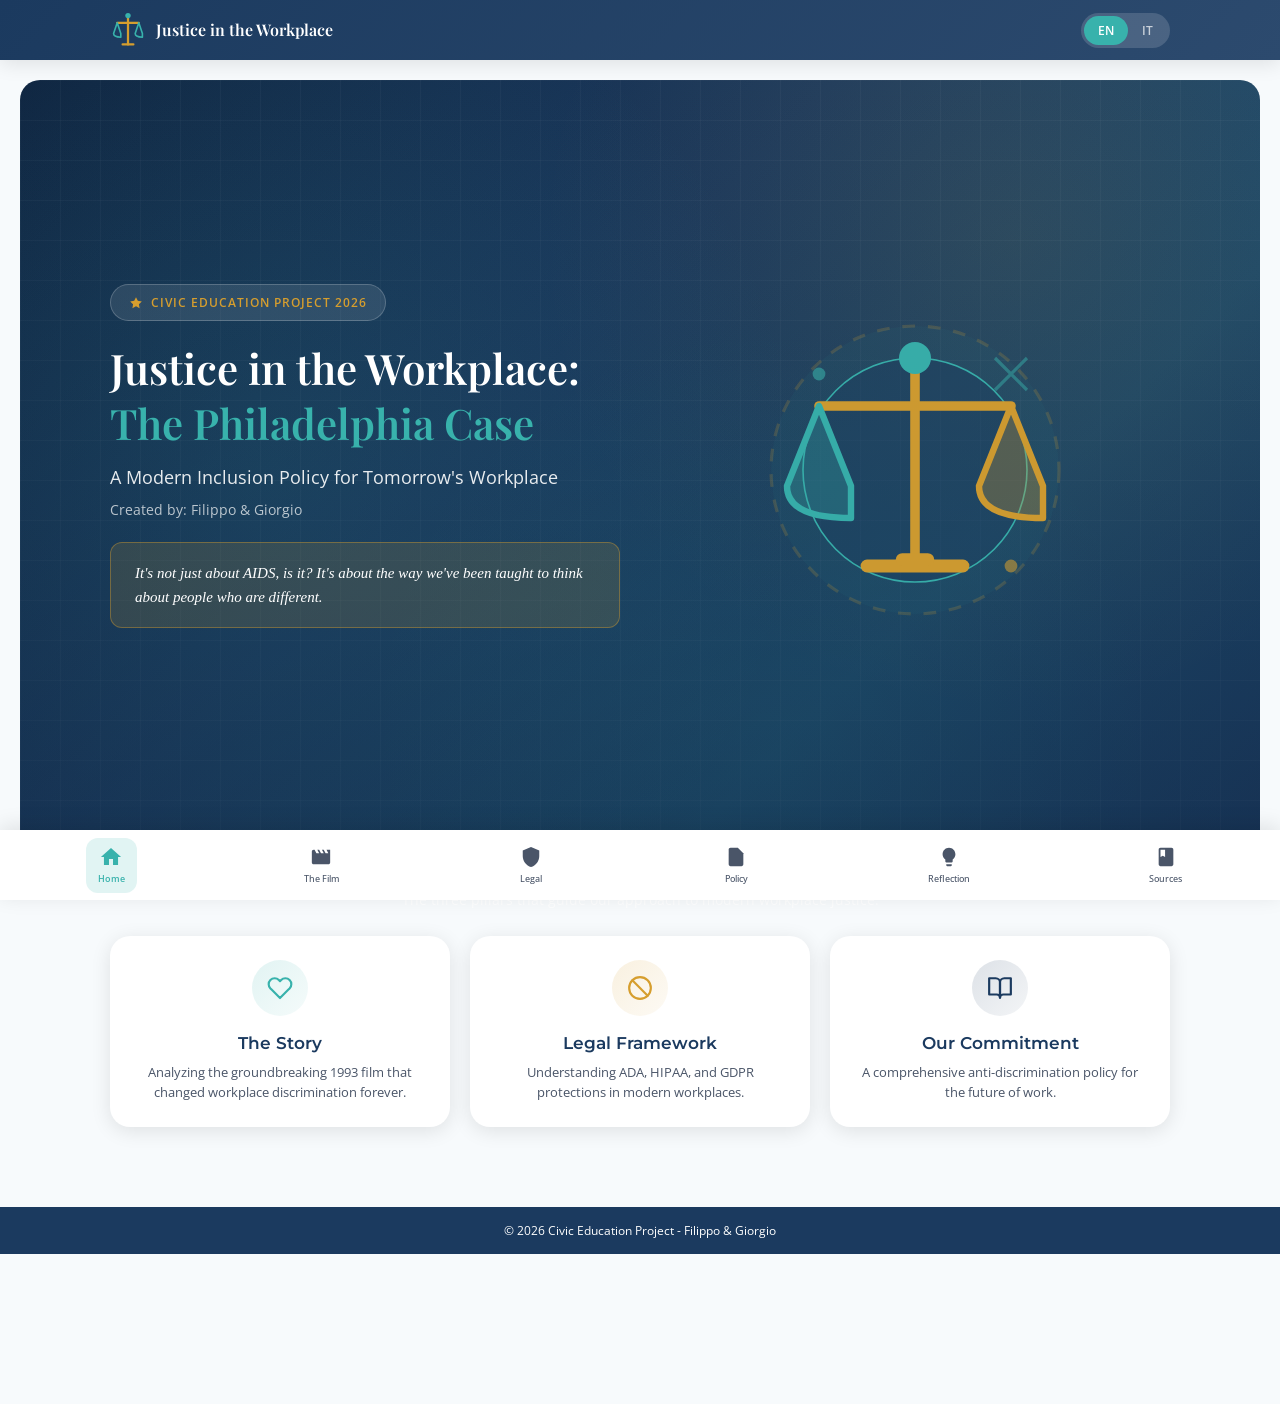
<file: index.html>
<!DOCTYPE html>
<html lang="en">
<head>
    <meta charset="UTF-8">
    <meta name="viewport" content="width=device-width, initial-scale=1.0">
    <title>Justice in the Workplace | Filippo & Giorgio</title>
    <meta name="description" content="A modern inclusion policy for tomorrow's workplace - Civic Education Project 2026">
    
    <!-- CSS -->
    <link rel="stylesheet" href="css/styles.css">
    
    <!-- Google Fonts -->
    <link rel="preconnect" href="https://fonts.googleapis.com">
    <link rel="preconnect" href="https://fonts.gstatic.com" crossorigin>
    <link href="https://fonts.googleapis.com/css2?family=Playfair+Display:wght@400;600;700&family=Montserrat:wght@400;500;600;700&family=Open+Sans:wght@400;500;600&display=swap" rel="stylesheet">
    
    <!-- Scripts -->
    <script src="js/translations.js"></script>
    <script src="js/app.js"></script>
</head>
<body>
    <!-- HEADER -->
    <header class="header">
        <div class="header-content">
            <div class="logo">
                <div class="logo-icon">
                    <svg viewBox="0 0 40 40" fill="none" xmlns="http://www.w3.org/2000/svg">
                        <!-- Scales of Justice -->
                        <line x1="20" y1="4" x2="20" y2="36" stroke="#D69E2E" stroke-width="2.5" stroke-linecap="round"/>
                        <line x1="8" y1="12" x2="32" y2="12" stroke="#D69E2E" stroke-width="2.5" stroke-linecap="round"/>
                        <circle cx="20" cy="4" r="3" fill="#38B2AC"/>
                        <!-- Left pan -->
                        <path d="M8 12 L4 24 Q4 28 12 28 Q12 28 12 24 Z" fill="none" stroke="#38B2AC" stroke-width="1.8" stroke-linejoin="round"/>
                        <!-- Right pan -->
                        <path d="M32 12 L28 24 Q28 28 36 28 Q36 28 36 24 Z" fill="none" stroke="#38B2AC" stroke-width="1.8" stroke-linejoin="round"/>
                        <!-- Base -->
                        <line x1="14" y1="36" x2="26" y2="36" stroke="#D69E2E" stroke-width="2.5" stroke-linecap="round"/>
                    </svg>
                </div>
                <span class="logo-text">Justice in the Workplace</span>
            </div>
            <div class="lang-switch">
                <button class="lang-btn active" data-lang="en">EN</button>
                <button class="lang-btn" data-lang="it">IT</button>
            </div>
        </div>
    </header>

    <!-- MAIN -->
    <main class="main">
        
        <!-- HOME PAGE -->
        <div class="page active" data-page="home">
            <!-- Hero Section -->
            <section class="hero">
                <div class="hero-bg">
                    <div class="hero-pattern"></div>
                    <div class="hero-overlay"></div>
                </div>
                <div class="hero-content-wrapper container">
                    <div class="hero-text">
                        <div class="hero-badge">
                            <svg viewBox="0 0 24 24" width="14" height="14"><path d="M12 2l3.09 6.26L22 9.27l-5 4.87 1.18 6.88L12 17.77l-6.18 3.25L7 14.14 2 9.27l6.91-1.01L12 2z" fill="#D69E2E"/></svg>
                            <span data-i18n="hero.badge">Civic Education Project 2026</span>
                        </div>
                        
                        <h1><span data-i18n="hero.title">Justice in the Workplace:</span><br><span class="accent" data-i18n="hero.title2">The Philadelphia Case</span></h1>
                        <p class="subtitle" data-i18n="hero.subtitle">A Modern Inclusion Policy for Tomorrow's Workplace</p>
                        <p class="authors" data-i18n="hero.authors">Created by: Filippo & Giorgio</p>
                        <div class="quote">
                            <p data-i18n="hero.quote">"It's not just about AIDS, is it? It's about the way we've been taught to think about people who are different."</p>
                        </div>
                    </div>
                    
                    <div class="hero-graphic">
                        <svg viewBox="0 0 100 100" width="100%" height="100%" fill="none" xmlns="http://www.w3.org/2000/svg" style="opacity: 0.95; max-width: 320px;">
                            <!-- Sophisticated glowing scales -->
                            <circle cx="50" cy="50" r="45" fill="rgba(56,178,172,0.05)" stroke="rgba(214,158,46,0.2)" stroke-width="1" stroke-dasharray="4 4" />
                            <circle cx="50" cy="50" r="35" fill="rgba(27,58,95,0.4)" stroke="#38B2AC" stroke-width="0.5" />
                            <line x1="50" y1="15" x2="50" y2="80" stroke="#D69E2E" stroke-width="3" stroke-linecap="round"/>
                            <line x1="20" y1="30" x2="80" y2="30" stroke="#D69E2E" stroke-width="3" stroke-linecap="round"/>
                            <circle cx="50" cy="15" r="5" fill="#38B2AC"/>
                            <path d="M20 30 L10 55 Q10 65 30 65 Q30 65 30 55 Z" fill="rgba(56,178,172,0.3)" stroke="#38B2AC" stroke-width="2" stroke-linejoin="round"/>
                            <path d="M80 30 L70 55 Q70 65 90 65 Q90 65 90 55 Z" fill="rgba(214,158,46,0.3)" stroke="#D69E2E" stroke-width="2" stroke-linejoin="round"/>
                            <line x1="35" y1="80" x2="65" y2="80" stroke="#D69E2E" stroke-width="4" stroke-linecap="round"/>
                            <rect x="44" y="76" width="12" height="4" rx="2" fill="#D69E2E"/>
                            
                            <!-- decorative geometric accents -->
                            <circle cx="20" cy="20" r="2" fill="#38B2AC" opacity="0.6" />
                            <circle cx="80" cy="80" r="2" fill="#D69E2E" opacity="0.6" />
                            <path d="M75 15 L85 25 M85 15 L75 25" stroke="#38B2AC" stroke-width="1" opacity="0.5" />
                        </svg>
                    </div>
                </div>
            </section>
            
            <!-- Project Pillars -->
            <section class="intro">
                <div class="container">
                    <div class="intro-header">
                        <h2 data-i18n="intro.title">Our Core Philosophy</h2>
                        <p data-i18n="intro.subtitle">The three pillars that guide our approach to modern workplace justice.</p>
                    </div>
                    <div class="cards">
                        <div class="card">
                            <div class="card-icon" style="background: linear-gradient(135deg, rgba(56, 178, 172, 0.15), rgba(56, 178, 172, 0.05));">
                                <svg viewBox="0 0 24 24" width="26" height="26" fill="none" stroke="#38B2AC" stroke-width="2" stroke-linecap="round" stroke-linejoin="round"><path d="M20.84 4.61a5.5 5.5 0 0 0-7.78 0L12 5.67l-1.06-1.06a5.5 5.5 0 0 0-7.78 7.78l1.06 1.06L12 21.23l7.78-7.78 1.06-1.06a5.5 5.5 0 0 0 0-7.78z"></path></svg>
                            </div>
                            <h3 data-i18n="intro.card1.title">Universal Dignity</h3>
                            <p data-i18n="intro.card1.desc">Every individual deserves respect, regardless of their background, health status, or identity.</p>
                        </div>
                        <div class="card">
                            <div class="card-icon" style="background: linear-gradient(135deg, rgba(214, 158, 46, 0.15), rgba(214, 158, 46, 0.05));">
                                <svg viewBox="0 0 24 24" width="26" height="26" fill="none" stroke="#D69E2E" stroke-width="2" stroke-linecap="round" stroke-linejoin="round"><circle cx="12" cy="12" r="10"></circle><line x1="4.93" y1="4.93" x2="19.07" y2="19.07"></line></svg>
                            </div>
                            <h3 data-i18n="intro.card2.title">Zero Tolerance</h3>
                            <p data-i18n="intro.card2.desc">A modern workplace must actively dismantle systemic biases, not just passively avoid them.</p>
                        </div>
                        <div class="card">
                            <div class="card-icon" style="background: linear-gradient(135deg, rgba(27, 58, 95, 0.15), rgba(27, 58, 95, 0.05));">
                                <svg viewBox="0 0 24 24" width="26" height="26" fill="none" stroke="#1B3A5F" stroke-width="2" stroke-linecap="round" stroke-linejoin="round"><path d="M2 3h6a4 4 0 0 1 4 4v14a3 3 0 0 0-3-3H2z"></path><path d="M22 3h-6a4 4 0 0 0-4 4v14a3 3 0 0 1 3-3h7z"></path></svg>
                            </div>
                            <h3 data-i18n="intro.card3.title">Continuous Learning</h3>
                            <p data-i18n="intro.card3.desc">True inclusion requires ongoing education and an open mind to understand diverse experiences.</p>
                        </div>
                    </div>
                </div>
            </section>
        </div>

        <!-- FILM PAGE -->
        <div class="page" data-page="film">
            <div class="container">
                <div class="page-header">
                    <span class="badge" data-i18n="film.badge">Phase 1</span>
                    <h1 data-i18n="film.title">Understanding the Story</h1>
                    <p data-i18n="film.subtitle">The groundbreaking film that exposed workplace discrimination</p>
                </div>
                
                <!-- Film Hero -->
                <div class="film-hero">
                    <div class="film-poster" style="display: flex; justify-content: center; align-items: center; background: #2D3748; border-radius: 12px; padding: 40px; aspect-ratio: 2/3;">
                        <svg viewBox="0 0 24 24" fill="none" stroke="#D69E2E" stroke-width="1.5" stroke-linecap="round" stroke-linejoin="round" style="width: 100%; height: 100%;"><rect x="2" y="2" width="20" height="20" rx="2.18" ry="2.18"/><line x1="7" y1="2" x2="7" y2="22"/><line x1="17" y1="2" x2="17" y2="22"/><line x1="2" y1="12" x2="22" y2="12"/><line x1="2" y1="7" x2="7" y2="7"/><line x1="2" y1="17" x2="7" y2="17"/><line x1="17" y1="7" x2="22" y2="7"/><line x1="17" y1="17" x2="22" y2="17"/></svg>
                    </div>
                    <div class="film-info">
                        <h2 data-i18n="film.movie.title">Philadelphia (1993)</h2>
                        <span class="director" data-i18n="film.movie.director">Directed by Jonathan Demme</span>
                        <p class="synopsis" data-i18n="film.synopsis">Andrew Beckett (Tom Hanks), a brilliant lawyer at a prestigious Philadelphia firm, is wrongfully terminated after being diagnosed with AIDS. Despite his exceptional performance, he faces discrimination rooted in fear and stigma. He struggles to find legal representation until he meets Joe Miller (Denzel Washington), a personal injury lawyer who initially refuses the case due to his own unconscious biases.</p>
                        
                        <!-- Cast -->
                        <div class="cast">
                            <h4 data-i18n="film.cast.title">Main Cast</h4>
                            <div class="cast-grid">
                                <div class="cast-member">
                                    <div style="width: 60px; height: 60px; border-radius: 50%; background: #2D3748; display: flex; align-items: center; justify-content: center; margin-right: 15px; flex-shrink: 0;">
                                        <svg viewBox="0 0 24 24" width="30" height="30" fill="none" stroke="#38B2AC" stroke-width="2" stroke-linecap="round" stroke-linejoin="round"><path d="M20 21v-2a4 4 0 0 0-4-4H8a4 4 0 0 0-4 4v2"/><circle cx="12" cy="7" r="4"/></svg>
                                    </div>
                                    <div>
                                        <strong data-i18n="film.cast.andrew">Tom Hanks</strong>
                                        <span>as Andrew Beckett</span>
                                    </div>
                                </div>
                                <div class="cast-member">
                                    <div style="width: 60px; height: 60px; border-radius: 50%; background: #2D3748; display: flex; align-items: center; justify-content: center; margin-right: 15px; flex-shrink: 0;">
                                        <svg viewBox="0 0 24 24" width="30" height="30" fill="none" stroke="#38B2AC" stroke-width="2" stroke-linecap="round" stroke-linejoin="round"><path d="M20 21v-2a4 4 0 0 0-4-4H8a4 4 0 0 0-4 4v2"/><circle cx="12" cy="7" r="4"/></svg>
                                    </div>
                                    <div>
                                        <strong data-i18n="film.cast.joe">Denzel Washington</strong>
                                        <span>as Joe Miller</span>
                                    </div>
                                </div>
                                <div class="cast-member">
                                    <div style="width: 60px; height: 60px; border-radius: 50%; background: #2D3748; display: flex; align-items: center; justify-content: center; margin-right: 15px; flex-shrink: 0;">
                                        <svg viewBox="0 0 24 24" width="30" height="30" fill="none" stroke="#38B2AC" stroke-width="2" stroke-linecap="round" stroke-linejoin="round"><path d="M20 21v-2a4 4 0 0 0-4-4H8a4 4 0 0 0-4 4v2"/><circle cx="12" cy="7" r="4"/></svg>
                                    </div>
                                    <div>
                                        <strong data-i18n="film.cast.charles">Jason Robards</strong>
                                        <span>as Charles Wheeler</span>
                                    </div>
                                </div>
                                <div class="cast-member">
                                    <div style="width: 60px; height: 60px; border-radius: 50%; background: #2D3748; display: flex; align-items: center; justify-content: center; margin-right: 15px; flex-shrink: 0;">
                                        <svg viewBox="0 0 24 24" width="30" height="30" fill="none" stroke="#38B2AC" stroke-width="2" stroke-linecap="round" stroke-linejoin="round"><path d="M20 21v-2a4 4 0 0 0-4-4H8a4 4 0 0 0-4 4v2"/><circle cx="12" cy="7" r="4"/></svg>
                                    </div>
                                    <div>
                                        <strong data-i18n="film.cast.belinda">Mary Steenburgen</strong>
                                        <span>as Belinda Conine</span>
                                    </div>
                                </div>
                            </div>
                        </div>
                        
                        <!-- Tags -->
                        <div class="tags">
                            <span class="tag" data-i18n="tag.wrongful">Wrongful Termination</span>
                            <span class="tag" data-i18n="tag.hiv">HIV/AIDS Stigma</span>
                            <span class="tag" data-i18n="tag.civil">Civil Rights</span>
                            <span class="tag" data-i18n="tag.lgbtq">LGBTQ+ Discrimination</span>
                        </div>
                    </div>
                </div>
                
                <!-- Keywords -->
                <div class="keywords">
                    <h2 data-i18n="keywords.title">Key Concepts from the Film</h2>
                    <div class="keywords-grid">
                        <div class="keyword">
                            <h3 data-i18n="keyword1.title">Wrongful Termination</h3>
                            <p data-i18n="keyword1.desc">Illegal dismissal based on discrimination rather than job performance.</p>
                        </div>
                        <div class="keyword">
                            <h3 data-i18n="keyword2.title">Defamation</h3>
                            <p data-i18n="keyword2.desc">False statements damaging reputation.</p>
                        </div>
                        <div class="keyword">
                            <h3 data-i18n="keyword3.title">Social Stigma</h3>
                            <p data-i18n="keyword3.desc">Societal disapproval based on characteristics like illness or orientation.</p>
                        </div>
                        <div class="keyword">
                            <h3 data-i18n="keyword4.title">Due Process</h3>
                            <p data-i18n="keyword4.desc">Fair legal procedures and the right to defend oneself.</p>
                        </div>
                        <div class="keyword">
                            <h3 data-i18n="keyword5.title">Appearance vs Performance</h3>
                            <p data-i18n="keyword5.desc">Discrimination based on appearance, not ability.</p>
                        </div>
                    </div>
                </div>
                
                <!-- Accordion -->
                <div class="accordion">
                    <div class="accordion-item">
                        <div class="accordion-header">
                            <span data-i18n="accordion.q1">The Conflict: When is Andrew discriminated against?</span>
                            <span class="icon">▼</span>
                        </div>
                        <div class="accordion-content">
                            <p data-i18n="accordion.a1">The discrimination occurs at multiple levels. Initially, it's subtle - partners avoid shaking his hand, exclude him from meetings. The explicit discrimination happens when he's fired after visible AIDS lesions appear. While the firm claims incompetence, evidence shows it's actually about both his illness AND perceived lifestyle.</p>
                        </div>
                    </div>
                    <div class="accordion-item">
                        <div class="accordion-header">
                            <span data-i18n="accordion.q2">The Mirror Scene: Why does Joe Miller first refuse?</span>
                            <span class="icon">▼</span>
                        </div>
                        <div class="accordion-content">
                            <p data-i18n="accordion.a2">In the powerful 'mirror scene', Joe Miller meets Andrew in a law library. When Andrew reveals his AIDS diagnosis, Joe visibly recoils and makes excuses to leave. This demonstrates unconscious bias - Joe considers himself progressive, yet he harbors deep-seated fears. His refusal isn't based on legal merit but on personal prejudice he hasn't acknowledged.</p>
                        </div>
                    </div>
                </div>
            </div>
        </div>

        <!-- LEGAL PAGE -->
        <div class="page" data-page="legal">
            <div class="container">
                <div class="page-header">
                    <span class="badge" data-i18n="legal.badge">Phase 2</span>
                    <h1 data-i18n="legal.title">Legal Framework & Research</h1>
                    <p data-i18n="legal.subtitle">Understanding the laws that protect workplace rights</p>
                </div>
                
                <!-- ADA Card -->
                <div class="legal-card">
                    <div class="legal-header">
                        <h2 data-i18n="legal.ada.title">The Americans with Disabilities Act (ADA) - 1990</h2>
                        <p data-i18n="legal.ada.subtitle">A landmark civil rights law that changed everything</p>
                    </div>
                    <div class="legal-body">
                        <div class="intro-box">
                            <p data-i18n="legal.ada.intro">The Americans with Disabilities Act (ADA), approved in 1990, is a fundamental civil rights law in the United States.</p>
                        </div>
                        
                        <!-- Timeline -->
                        <div class="timeline">
                            <div class="timeline-item">
                                <span class="year">1990</span>
                                <span data-i18n="legal.ada.timeline.1990">ADA Signed</span>
                            </div>
                            <div class="timeline-line"></div>
                            <div class="timeline-item">
                                <span class="year">1993</span>
                                <span data-i18n="legal.ada.timeline.1993">Film Released</span>
                            </div>
                            <div class="timeline-line"></div>
                            <div class="timeline-item">
                                <span class="year">2008</span>
                                <span data-i18n="legal.ada.timeline.2008">Amendments</span>
                            </div>
                            <div class="timeline-line"></div>
                            <div class="timeline-item">
                                <span class="year">2026</span>
                                <span data-i18n="legal.ada.timeline.2026">Full Enforcement</span>
                            </div>
                        </div>
                        
                        <h4 data-i18n="legal.ada.protections">How the ADA Protects Workers Today:</h4>
                        <ul class="checklist">
                            <li><span class="check">✓</span> <span data-i18n="legal.ada.protection1">Prohibition of Discrimination in hiring, firing, promotions, and salary.</span></li>
                            <li><span class="check">✓</span> <span data-i18n="legal.ada.protection2">Fair Treatment - Employers cannot treat a worker unfairly because of a disability.</span></li>
                            <li><span class="check">✓</span> <span data-i18n="legal.ada.protection3">Reasonable Accommodations - Adapting the workplace so people with disabilities can work effectively.</span></li>
                            <li><span class="check">✓</span> <span data-i18n="legal.ada.protection4">Medical Confidentiality - Protects the confidentiality of medical information.</span></li>
                        </ul>
                        <div class="conclusion">
                            <p data-i18n="legal.ada.conclusion">In modern workplaces, the ADA ensures that employees are judged based on their abilities.</p>
                        </div>
                    </div>
                </div>
                
                <!-- Privacy Grid -->
                <div class="privacy-section">
                    <h2 data-i18n="legal.privacy.title">Health Privacy in the Office</h2>
                    <div class="privacy-grid">
                        <div class="privacy-card usa">
                            <h3 data-i18n="legal.usa.title">United States System</h3>
                            <h4 data-i18n="legal.usa.subtitle">Limits on Medical Questions:</h4>
                            <div class="step">
                                <span class="step-icon lock">🔒</span>
                                <div><strong data-i18n="legal.usa.step1.title">Before Job Offer</strong><p data-i18n="legal.usa.step1.desc">Employers CANNOT ask medical questions.</p></div>
                            </div>
                            <div class="step">
                                <span class="step-icon warn">⚠️</span>
                                <div><strong data-i18n="legal.usa.step2.title">After Job Offer</strong><p data-i18n="legal.usa.step2.desc">Only if required for ALL employees.</p></div>
                            </div>
                            <div class="step">
                                <span class="step-icon check">✓</span>
                                <div><strong data-i18n="legal.usa.step3.title">During Employment</strong><p data-i18n="legal.usa.step3.desc">Only if directly related to job.</p></div>
                            </div>
                        </div>
                        <div class="privacy-card eu">
                            <h3 data-i18n="legal.eu.title">European Union - GDPR</h3>
                            <h4 data-i18n="legal.eu.subtitle">General Data Protection Regulation</h4>
                            <p data-i18n="legal.eu.intro">The GDPR is one of the strongest privacy laws in the world.</p>
                        </div>
                    </div>
                </div>
                
                <!-- Comparison Table -->
                <div class="comparison-section">
                    <h2 data-i18n="legal.comparison.title">USA vs EU: Key Differences</h2>
                    <table class="comparison-table">
                        <thead>
                            <tr>
                                <th data-i18n="legal.comparison.col1">Aspect</th>
                                <th data-i18n="legal.comparison.col2">USA</th>
                                <th data-i18n="legal.comparison.col3">EU</th>
                            </tr>
                        </thead>
                        <tbody>
                            <tr><td><strong>Approach</strong></td><td>Sector-based</td><td>Unified law</td></tr>
                            <tr><td><strong>Main Laws</strong></td><td>HIPAA, ADA</td><td>GDPR</td></tr>
                            <tr><td><strong>Scope</strong></td><td>Fragmented</td><td>Broad rights</td></tr>
                            <tr><td><strong>Consent</strong></td><td>Varies</td><td>Required</td></tr>
                            <tr><td><strong>Rights</strong></td><td>Limited</td><td>Full access</td></tr>
                        </tbody>
                    </table>
                </div>
                
                <div class="final-box">
                    <p data-i18n="legal.conclusion">In conclusion, while both systems aim to protect individuals, the GDPR provides stronger and more unified protection.</p>
                </div>
            </div>
        </div>

        <!-- POLICY PAGE -->
        <div class="page" data-page="policy">
            <div class="container">
                <div class="page-header">
                    <span class="badge" data-i18n="policy.badge">Phase 3</span>
                    <h1 data-i18n="policy.title">Anti-Discrimination & Inclusion Policy</h1>
                    <p data-i18n="policy.subtitle">Building a workplace where everyone belongs</p>
                </div>
                
                <!-- Policy Hero -->
                <div class="policy-hero" style="background: linear-gradient(135deg, #0f2440 0%, #1B3A5F 40%, #1e4d6e 70%, #1B3A5F 100%);">
                    <div class="policy-hero-content">
                        <svg viewBox="0 0 60 60" width="60" height="60" fill="none" style="margin-bottom: 16px; opacity: 0.7;">
                            <path d="M30 5 L30 55" stroke="#D69E2E" stroke-width="2.5" stroke-linecap="round"/>
                            <path d="M12 18 L48 18" stroke="#D69E2E" stroke-width="2.5" stroke-linecap="round"/>
                            <circle cx="30" cy="5" r="4" fill="#38B2AC"/>
                            <path d="M12 18 L6 34 Q6 40 18 40 Q18 40 18 34 Z" fill="rgba(56,178,172,0.2)" stroke="#38B2AC" stroke-width="1.5" stroke-linejoin="round"/>
                            <path d="M48 18 L42 34 Q42 40 54 40 Q54 40 54 34 Z" fill="rgba(214,158,46,0.2)" stroke="#D69E2E" stroke-width="1.5" stroke-linejoin="round"/>
                            <path d="M22 55 L38 55" stroke="#D69E2E" stroke-width="2.5" stroke-linecap="round"/>
                        </svg>
                        <h1 data-i18n="policy.hero.title">Anti-Discrimination & Inclusion Policy 2026</h1>
                        <p data-i18n="policy.hero.tagline">Est. 1985 - Committed to Change Since 2026</p>
                    </div>
                </div>
                
                <!-- Mission -->
                <div class="mission">
                    <h2 data-i18n="policy.mission.title">Our Commitment</h2>
                    <p data-i18n="policy.mission.text1">Learning from our past, we commit to building a workplace where every individual is valued for their contributions, not judged for their differences.</p>
                    <p data-i18n="policy.mission.text2">We acknowledge the mistakes made in cases like Andrew Beckett's, and we take concrete action to ensure such discrimination never happens again.</p>
                </div>
                
                <!-- Policy Sections -->
                <div class="policy-sections">
                    <!-- Chronic Illness -->
                    <div class="policy-section">
                        <div class="section-header">
                            <div class="section-icon" style="background: rgba(56, 178, 172, 0.1); border-radius: 50%; padding: 12px; display: flex; align-items: center; justify-content: center; width: 48px; height: 48px;">
                                <svg viewBox="0 0 24 24" width="24" height="24" fill="none" stroke="#38B2AC" stroke-width="2" stroke-linecap="round" stroke-linejoin="round"><path d="M19 3H5a2 2 0 0 0-2 2v14a2 2 0 0 0 2 2h14a2 2 0 0 0 2-2V5a2 2 0 0 0-2-2z"/><path d="M12 8v8"/><path d="M8 12h8"/></svg>
                            </div>
                            <div>
                                <h2 data-i18n="policy.chronic.title">Chronic Illness Support</h2>
                                <span class="subtitle" data-i18n="policy.chronic.subtitle">Your health is private. Your talent is what matters.</span>
                            </div>
                        </div>
                        <div class="section-body">
                            <div class="subsection">
                                <h4 data-i18n="policy.chronic.accommodations">Reasonable Accommodations</h4>
                                <ul>
                                    <li>Flexible work schedules and remote options</li>
                                    <li>Modified workspaces</li>
                                    <li>Additional break time for medical needs</li>
                                    <li>Leave for medical treatment</li>
                                </ul>
                            </div>
                            <div class="subsection">
                                <h4 data-i18n="policy.chronic.privacy">Medical Privacy</h4>
                                <ul>
                                    <li>Kept strictly confidential</li>
                                    <li>Shared only on need-to-know basis</li>
                                    <li>Protected under HIPAA and ADA</li>
                                </ul>
                            </div>
                        </div>
                    </div>
                    
                    <!-- LGBTQ+ -->
                    <div class="policy-section">
                        <div class="section-header">
                            <div class="section-icon" style="background: rgba(214, 158, 46, 0.1); border-radius: 50%; padding: 12px; display: flex; align-items: center; justify-content: center; width: 48px; height: 48px;">
                                <svg viewBox="0 0 24 24" width="24" height="24" fill="none" stroke="#D69E2E" stroke-width="2" stroke-linecap="round" stroke-linejoin="round"><path d="M20.84 4.61a5.5 5.5 0 0 0-7.78 0L12 5.67l-1.06-1.06a5.5 5.5 0 0 0-7.78 7.78l1.06 1.06L12 21.23l7.78-7.78 1.06-1.06a5.5 5.5 0 0 0 0-7.78z"/></svg>
                            </div>
                            <div>
                                <h2 class="lgbtq" data-i18n="policy.lgbtq.title">LGBTQ+ Rights & Inclusion</h2>
                                <span class="subtitle" data-i18n="policy.lgbtq.subtitle">Pride in who you are. Equality in everything we do.</span>
                            </div>
                        </div>
                        <div class="section-body">
                            <div class="subsection">
                                <h4 data-i18n="policy.lgbtq.protections">Explicit Protections</h4>
                                <p class="note" data-i18n="policy.lgbtq.protections.note">Discrimination based on sexual orientation, gender identity is strictly prohibited.</p>
                            </div>
                            <div class="subsection">
                                <h4 data-i18n="policy.lgbtq.benefits">Inclusive Benefits</h4>
                                <ul>
                                    <li>Equal spousal and partner benefits</li>
                                    <li>Transgender-inclusive healthcare</li>
                                    <li>Parental leave for all parents</li>
                                </ul>
                            </div>
                        </div>
                    </div>
                    
                    <!-- Training -->
                    <div class="policy-section">
                        <div class="section-header">
                            <div class="section-icon" style="background: rgba(27, 58, 95, 0.1); border-radius: 50%; padding: 12px; display: flex; align-items: center; justify-content: center; width: 48px; height: 48px;">
                                <svg viewBox="0 0 24 24" width="24" height="24" fill="none" stroke="#1B3A5F" stroke-width="2" stroke-linecap="round" stroke-linejoin="round"><path d="M22 10v6M2 10l10-5 10 5-10 5z"/><path d="M6 12v5c3 3 9 3 12 0v-5"/></svg>
                            </div>
                            <div>
                                <h2 data-i18n="policy.training.title">Diversity Training Program</h2>
                                <span class="subtitle" data-i18n="policy.training.subtitle">Education is the foundation of change.</span>
                            </div>
                        </div>
                        <div class="section-body">
                            <div class="subsection">
                                <h4 data-i18n="policy.training.module1.title">Module 1: Understanding Unconscious Bias</h4>
                                <p data-i18n="policy.training.module1.content">What is unconscious bias and how does it affect decisions?</p>
                            </div>
                            <div class="highlight" style="background: linear-gradient(135deg, #FEFCF3 0%, #FFF5D1 100%); border: 1px solid #F6E05E; border-radius: 12px; padding: 24px; margin-top: 24px; box-shadow: 0 4px 6px rgba(214, 158, 46, 0.05);">
                                <h4 data-i18n="policy.training.ongoing" style="color: #B7791F; display: flex; align-items: center; gap: 8px; margin-bottom: 16px;">
                                    <svg viewBox="0 0 24 24" width="20" height="20" fill="none" stroke="currentColor" stroke-width="2" stroke-linecap="round" stroke-linejoin="round"><polygon points="13 2 3 14 12 14 11 22 21 10 12 10 13 2"/></svg>
                                    ONGOING INITIATIVES
                                </h4>
                                <ul style="list-style: none; padding: 0; margin: 0; display: flex; flex-direction: column; gap: 12px;">
                                    <li style="display: flex; align-items: center; gap: 12px;">
                                        <div style="background: rgba(214, 158, 46, 0.15); padding: 8px; border-radius: 8px; color: #D69E2E; display: flex;"><svg viewBox="0 0 24 24" width="16" height="16" fill="none" stroke="currentColor" stroke-width="2"><path d="M4 19.5A2.5 2.5 0 0 1 6.5 17H20"></path><path d="M6.5 2H20v20H6.5A2.5 2.5 0 0 1 4 19.5v-15A2.5 2.5 0 0 1 6.5 2z"></path></svg></div>
                                        <span>Monthly Diversity Lunch & Learn</span>
                                    </li>
                                    <li style="display: flex; align-items: center; gap: 12px;">
                                        <div style="background: rgba(214, 158, 46, 0.15); padding: 8px; border-radius: 8px; color: #D69E2E; display: flex;"><svg viewBox="0 0 24 24" width="16" height="16" fill="none" stroke="currentColor" stroke-width="2"><path d="M17 21v-2a4 4 0 0 0-4-4H5a4 4 0 0 0-4 4v2"></path><circle cx="9" cy="7" r="4"></circle><path d="M23 21v-2a4 4 0 0 0-3-3.87"></path><path d="M16 3.13a4 4 0 0 1 0 7.75"></path></svg></div>
                                        <span>Mentorship Program</span>
                                    </li>
                                    <li style="display: flex; align-items: center; gap: 12px;">
                                        <div style="background: rgba(214, 158, 46, 0.15); padding: 8px; border-radius: 8px; color: #D69E2E; display: flex;"><svg viewBox="0 0 24 24" width="16" height="16" fill="none" stroke="currentColor" stroke-width="2"><path d="M3 3v18h18"></path><path d="M18 17V9"></path><path d="M13 17V5"></path><path d="M8 17v-3"></path></svg></div>
                                        <span>Annual Climate Survey</span>
                                    </li>
                                </ul>
                            </div>
                        </div>
                    </div>
                </div>
                
                <!-- Download -->
                <div class="download">
                    <button class="btn btn-primary"><span data-i18n="policy.download">Download Full Policy PDF</span></button>
                </div>
            </div>
        </div>

        <!-- REFLECTION PAGE -->
        <div class="page" data-page="reflection">
            <div class="container">
                <div class="page-header">
                    <span class="badge" data-i18n="reflection.badge">Beyond the Film</span>
                    <h1 data-i18n="reflection.title">Beyond Philadelphia: Universal Human Rights</h1>
                    <p data-i18n="reflection.subtitle">Reflecting on progress and ongoing challenges</p>
                </div>
                
                <!-- Timeline Comparison -->
                <h2 data-i18n="reflection.timeline.title">Stigma: 1993 → 2026</h2>
                <div class="timeline-comp">
                    <div class="timeline-col past">
                        <h3 style="display: flex; align-items: center;">
                            <div style="display: inline-flex; background: rgba(27, 58, 95, 0.1); border-radius: 50%; padding: 8px; margin-right: 12px;">
                                <svg viewBox="0 0 24 24" width="24" height="24" fill="none" stroke="#1B3A5F" stroke-width="2" stroke-linecap="round" stroke-linejoin="round"><circle cx="12" cy="12" r="10"/><polyline points="12 6 12 12 8 14"/></svg>
                            </div>
                            <span data-i18n="reflection.past.title">When Philadelphia Was Released</span>
                        </h3>
                        <h4 data-i18n="reflection.past.subtitle">HIV/AIDS Stigma:</h4>
                        <ul>
                            <li>Poorly understood by public</li>
                            <li>Transmitted through casual contact (belief)</li>
                            <li>"Double stigma" with gay community</li>
                            <li>Limited life expectancy</li>
                        </ul>
                    </div>
                    <div class="timeline-col present">
                        <h3 style="display: flex; align-items: center;">
                            <div style="display: inline-flex; background: rgba(56, 178, 172, 0.1); border-radius: 50%; padding: 8px; margin-right: 12px;">
                                <svg viewBox="0 0 24 24" width="24" height="24" fill="none" stroke="#38B2AC" stroke-width="2" stroke-linecap="round" stroke-linejoin="round"><rect x="2" y="3" width="20" height="14" rx="2" ry="2"/><line x1="8" y1="21" x2="16" y2="21"/><line x1="12" y1="17" x2="12" y2="21"/></svg>
                            </div>
                            <span data-i18n="reflection.present.title">Today's Challenges</span>
                        </h3>
                        <h4 data-i18n="reflection.present.subtitle">Modern Stigmas:</h4>
                        <ul>
                            <li><strong>Mental Health:</strong> Seen as "weakness"</li>
                            <li><strong>Neurodiversity:</strong> Misunderstood</li>
                            <li><strong>Chronic Pain:</strong> Dismissed</li>
                            <li><strong>Addiction:</strong> Moral failing</li>
                        </ul>
                    </div>
                </div>
                
                <!-- What Changed -->
                <div class="changed-section">
                    <h3 data-i18n="reflection.changed.title">What Has Changed?</h3>
                    <div class="cols">
                        <div class="col not-changed">
                            <h4 style="display: flex; align-items: center; gap: 8px; color: #E53E3E;">
                                <svg viewBox="0 0 24 24" width="20" height="20" fill="none" stroke="currentColor" stroke-width="2" stroke-linecap="round" stroke-linejoin="round"><circle cx="12" cy="12" r="10"/><line x1="15" y1="9" x2="9" y2="15"/><line x1="9" y1="9" x2="15" y2="15"/></svg>
                                What Hasn't Changed
                            </h4>
                            <ul>
                                <li>Fear of the unknown</li>
                                <li>Judging by appearance</li>
                                <li>"Othering" different people</li>
                            </ul>
                        </div>
                        <div class="col changed">
                            <h4 style="display: flex; align-items: center; gap: 8px; color: #38A169;">
                                <svg viewBox="0 0 24 24" width="20" height="20" fill="none" stroke="currentColor" stroke-width="2" stroke-linecap="round" stroke-linejoin="round"><path d="M22 11.08V12a10 10 0 1 1-5.93-9.14"/><polyline points="22 4 12 14.01 9 11.01"/></svg>
                                What HAS Changed
                            </h4>
                            <ul>
                                <li>Legal protections stronger</li>
                                <li>Scientific understanding improved</li>
                                <li>Greater youth acceptance</li>
                            </ul>
                        </div>
                    </div>
                </div>
                
                <!-- Who Deserves Rights -->
                <div class="innocent-section">
                    <h2 data-i18n="reflection.innocent.title">Who Deserves Rights?</h2>
                    <div class="innocent-grid">
                        <div class="innocent-box easy">
                            <h4 data-i18n="reflection.innocent.easy.title">Andrew's "Advantages"</h4>
                            <p data-i18n="reflection.innocent.easy.desc">Easy to defend because:</p>
                            <ul>
                                <li>Highly educated</li>
                                <li>Professional</li>
                                <li>Sympathetic</li>
                            </ul>
                        </div>
                        <div class="innocent-box hard">
                            <h4 data-i18n="reflection.innocent.hard.title">The Hard Questions</h4>
                            <p data-i18n="reflection.innocent.hard.desc">But what if...</p>
                            <ul>
                                <li>Less educated?</li>
                                <li>Criminal record?</li>
                                <li>"Difficult"?</li>
                            </ul>
                        </div>
                        <div class="innocent-box truth">
                            <h4 data-i18n="reflection.innocent.truth.title">The Hard Truth</h4>
                            <p data-i18n="reflection.innocent.truth.text1">Human rights are UNIVERSAL.</p>
                            <p data-i18n="reflection.innocent.truth.text2">We defend ALL people, especially the marginalized.</p>
                        </div>
                    </div>
                </div>
                
                <!-- Final Quote -->
                <div class="final-quote">
                    <p data-i18n="reflection.quote">Justice is not selective.<br>Equality is not earned through perfection.<br>Dignity is not reserved for the likeable.</p>
                </div>
                
                <div class="back-home">
                    <button class="btn btn-primary" onclick="switchTab('home')" data-i18n="reflection.backhome">Back to Home</button>
                </div>
            </div>
        </div>

        <!-- SOURCES PAGE -->
        <div class="page" data-page="sources">
            <div class="container">
                <div class="page-header">
                    <span class="badge" data-i18n="sources.badge">References</span>
                    <h1 data-i18n="sources.title">Sources & Credits</h1>
                    <p data-i18n="sources.subtitle">Academic integrity and attribution</p>
                </div>
                
                
                <div class="sources-grid">
                    <div class="source">
                        <h3 style="display: flex; align-items: center;">
                            <div style="display: inline-flex; background: rgba(56, 178, 172, 0.1); border-radius: 50%; padding: 8px; margin-right: 12px;">
                                <svg viewBox="0 0 24 24" width="20" height="20" fill="none" stroke="#38B2AC" stroke-width="2" stroke-linecap="round" stroke-linejoin="round"><rect x="2" y="2" width="20" height="20" rx="2.18" ry="2.18"/><line x1="7" y1="2" x2="7" y2="22"/><line x1="17" y1="2" x2="17" y2="22"/><line x1="2" y1="12" x2="22" y2="12"/><line x1="2" y1="7" x2="7" y2="7"/><line x1="2" y1="17" x2="7" y2="17"/><line x1="17" y1="7" x2="22" y2="7"/><line x1="17" y1="17" x2="22" y2="17"/></svg>
                            </div>
                            <span data-i18n="sources.film.title">Film Source</span>
                        </h3>
                        <ul>
                            <li><strong>Philadelphia (1993)</strong></li>
                            <li>Director: Jonathan Demme</li>
                            <li>Runtime: 123 min</li>
                            <li>Cast: Tom Hanks, Denzel Washington</li>
                        </ul>
                    </div>
                    <div class="source">
                        <h3 style="display: flex; align-items: center;">
                            <div style="display: inline-flex; background: rgba(27, 58, 95, 0.1); border-radius: 50%; padding: 8px; margin-right: 12px;">
                                <svg viewBox="0 0 24 24" width="20" height="20" fill="none" stroke="#1B3A5F" stroke-width="2" stroke-linecap="round" stroke-linejoin="round"><path d="M12 22s8-4 8-10V5l-8-3-8 3v7c0 6 8 10 8 10z"/></svg>
                            </div>
                            <span data-i18n="sources.legal.title">Legal Research</span>
                        </h3>
                        <ul>
                            <li><strong>ADA:</strong> ADA.gov, EEOC</li>
                            <li><strong>Privacy:</strong> HIPAA, GDPR</li>
                            <li><strong>LGBTQ+:</strong> HRC.org</li>
                            <li><strong>Employment:</strong> SHRM</li>
                        </ul>
                    </div>
                    <div class="source">
                        <h3 style="display: flex; align-items: center;">
                            <div style="display: inline-flex; background: rgba(214, 158, 46, 0.1); border-radius: 50%; padding: 8px; margin-right: 12px;">
                                <svg viewBox="0 0 24 24" width="20" height="20" fill="none" stroke="#D69E2E" stroke-width="2" stroke-linecap="round" stroke-linejoin="round"><path d="M4 19.5A2.5 2.5 0 0 1 6.5 17H20"></path><path d="M6.5 2H20v20H6.5A2.5 2.5 0 0 1 4 19.5v-15A2.5 2.5 0 0 1 6.5 2z"></path></svg>
                            </div>
                            <span data-i18n="sources.academic.title">Academic Sources</span>
                        </h3>
                        <ul>
                            <li>Harvard Law Review</li>
                            <li>Journal of Business Ethics</li>
                            <li>SHRM Research</li>
                            <li>APA Publications</li>
                        </ul>
                    </div>
                    <div class="source">
                        <h3 style="display: flex; align-items: center;">
                            <div style="display: inline-flex; background: rgba(221, 107, 32, 0.1); border-radius: 50%; padding: 8px; margin-right: 12px;">
                                <svg viewBox="0 0 24 24" width="20" height="20" fill="none" stroke="#DD6B20" stroke-width="2" stroke-linecap="round" stroke-linejoin="round"><path d="M17 21v-2a4 4 0 0 0-4-4H5a4 4 0 0 0-4 4v2"></path><circle cx="9" cy="7" r="4"></circle><path d="M23 21v-2a4 4 0 0 0-3-3.87"></path><path d="M16 3.13a4 4 0 0 1 0 7.75"></path></svg>
                            </div>
                            <span data-i18n="sources.authors.title">Project Authors</span>
                        </h3>
                        <ul>
                            <li data-i18n="sources.authors.filippo">Filippo - Research, Legal Analysis</li>
                            <li data-i18n="sources.authors.giorgio">Giorgio - Design, Development</li>
                            <li data-i18n="sources.authors.course">Course: Civic Education</li>
                            <li data-i18n="sources.authors.date">Date: April 2026</li>
                        </ul>
                    </div>
                </div>
                
                <div class="ack">
                    <h3 data-i18n="sources.ack.title">Acknowledgment</h3>
                    <p data-i18n="sources.ack.text1">This project represents our commitment to understanding and promoting workplace equality.</p>
                    <p data-i18n="sources.ack.text2">We dedicate this work to all those who have faced discrimination in the workplace.</p>
                </div>
            </div>
        </div>
    </main>

    <!-- TAB BAR -->
    <nav class="tab-bar">
        <button class="tab-btn active" data-tab="home">
            <svg viewBox="0 0 24 24"><path d="M10 20v-6h4v6h5v-8h3L12 3 2 12h3v8z"/></svg>
            <span data-i18n="nav.home">Home</span>
        </button>
        <button class="tab-btn" data-tab="film">
            <svg viewBox="0 0 24 24"><path d="M18 4l2 4h-3l-2-4h-2l2 4h-3l-2-4H8l2 4H7L5 4H4c-1.1 0-1.99.9-1.99 2L2 18c0 1.1.9 2 2 2h16c1.1 0 2-.9 2-2V4h-4z"/></svg>
            <span data-i18n="nav.film">Film</span>
        </button>
        <button class="tab-btn" data-tab="legal">
            <svg viewBox="0 0 24 24"><path d="M12 1L3 5v6c0 5.55 3.84 10.74 9 12 5.16-1.26 9-6.45 9-12V5l-9-4z"/></svg>
            <span data-i18n="nav.legal">Legal</span>
        </button>
        <button class="tab-btn" data-tab="policy">
            <svg viewBox="0 0 24 24"><path d="M14 2H6c-1.1 0-2 .9-2 2v16c0 1.1.9 2 2 2h12c1.1 0 2-.9 2-2V8l-6-6z"/></svg>
            <span data-i18n="nav.policy">Policy</span>
        </button>
        <button class="tab-btn" data-tab="reflection">
            <svg viewBox="0 0 24 24"><path d="M9 21c0 .55.45 1 1 1h4c.55 0 1-.45 1-1v-1H9v1zm3-19C8.14 2 5 5.14 5 9c0 2.38 1.19 4.47 3 5.74V17c0 .55.45 1 1 1h6c.55 0 1-.45 1-1v-2.26c1.81-1.27 3-3.36 3-5.74 0-3.86-3.14-7-7-7z"/></svg>
            <span data-i18n="nav.reflection">Reflection</span>
        </button>
        <button class="tab-btn" data-tab="sources">
            <svg viewBox="0 0 24 24"><path d="M18 2H6c-1.1 0-2 .9-2 2v16c0 1.1.9 2 2 2h12c1.1 0 2-.9 2-2V4c0-1.1-.9-2-2-2zM6 4h5v8l-2.5-1.5L6 12V4z"/></svg>
            <span data-i18n="nav.sources">Sources</span>
        </button>
    </nav>

    <!-- FOOTER -->
    <footer>
        <p data-i18n="footer.copy">© 2026 Civic Education Project - Filippo & Giorgio</p>
    </footer>
</body>
</html>
</file>
<file: css/styles.css>
/* ============================================
   JUSTICE IN THE WORKPLACE - Redesigned CSS
   ============================================ */

/* Google Fonts */
@import url('https://fonts.googleapis.com/css2?family=Playfair+Display:wght@400;600;700&family=Montserrat:wght@400;500;600;700&family=Open+Sans:wght@400;500;600&display=swap');

/* ============================================
   CSS VARIABLES
   ============================================ */
:root {
    --primary: #1B3A5F;
    --primary-light: #2C4A6E;
    --secondary: #4A5568;
    --accent: #38B2AC;
    --accent-dark: #2C9C96;
    --gold: #D69E2E;
    --gold-light: #ECC94B;
    --bg: #F7FAFC;
    --white: #FFFFFF;
    --text: #2D3748;
    --text-light: #718096;
    --error: #E53E3E;
    --success: #38A169;
    --warning: #DD6B20;
    
    --shadow: 0 4px 20px rgba(0,0,0,0.1);
    --shadow-lg: 0 10px 40px rgba(0,0,0,0.15);
    --radius: 12px;
    --radius-lg: 20px;
    --transition: all 0.3s ease;
}

/* ============================================
   RESET & BASE
   ============================================ */
* {
    margin: 0;
    padding: 0;
    box-sizing: border-box;
}

html { scroll-behavior: smooth; }

body {
    font-family: 'Open Sans', sans-serif;
    background: var(--bg);
    color: var(--text);
    line-height: 1.6;
    padding-bottom: 80px;
}

h1, h2, h3, h4 {
    font-family: 'Montserrat', sans-serif;
    font-weight: 600;
    line-height: 1.3;
}

h1, h2 { font-family: 'Playfair Display', serif; }

a { text-decoration: none; color: inherit; }
img { max-width: 100%; height: auto; }
button { cursor: pointer; border: none; font-family: inherit; }

/* ============================================
   LAYOUT
   ============================================ */
.container {
    max-width: 1100px;
    margin: 0 auto;
    padding: 0 20px;
}

/* ============================================
   HEADER
   ============================================ */
.header {
    position: fixed;
    top: 0;
    left: 0;
    right: 0;
    height: 60px;
    background: linear-gradient(135deg, var(--primary) 0%, var(--primary-light) 100%);
    z-index: 1000;
    box-shadow: var(--shadow);
}

.header-content {
    max-width: 1100px;
    margin: 0 auto;
    padding: 0 20px;
    height: 100%;
    display: flex;
    align-items: center;
    justify-content: space-between;
}

.logo {
    display: flex;
    align-items: center;
    gap: 10px;
}

.logo-icon {
    width: 36px;
    height: 36px;
}

.logo-icon svg {
    width: 100%;
    height: 100%;
}

.logo-text {
    font-family: 'Playfair Display', serif;
    font-size: 16px;
    font-weight: 600;
    color: var(--white);
}

.lang-switch {
    display: flex;
    background: rgba(255,255,255,0.15);
    border-radius: 20px;
    padding: 3px;
}

.lang-btn {
    padding: 6px 14px;
    border: none;
    background: transparent;
    color: rgba(255,255,255,0.7);
    font-size: 12px;
    font-weight: 600;
    border-radius: 16px;
    cursor: pointer;
    transition: var(--transition);
}

.lang-btn.active {
    background: var(--accent);
    color: var(--white);
}

.lang-btn:hover:not(.active) {
    color: var(--white);
}

/* ============================================
   MAIN CONTENT
   ============================================ */
.main {
    padding-top: 60px;
    min-height: calc(100vh - 60px);
}

.page {
    display: none;
    padding: 20px;
    animation: fadeIn 0.4s ease;
}

.page.active {
    display: block;
}

@keyframes fadeIn {
    from { opacity: 0; transform: translateY(10px); }
    to { opacity: 1; transform: translateY(0); }
}

/* ============================================
   PAGE HEADER
   ============================================ */
.page-header {
    text-align: center;
    margin-bottom: 30px;
}

.page-header h1 {
    font-size: clamp(24px, 4vw, 34px);
    color: var(--primary);
    margin-bottom: 8px;
}

.page-header p {
    color: var(--secondary);
    font-size: 15px;
}

.badge {
    display: inline-block;
    background: linear-gradient(135deg, var(--accent), var(--accent-dark));
    color: var(--white);
    padding: 5px 14px;
    border-radius: 50px;
    font-size: 11px;
    font-weight: 600;
    text-transform: uppercase;
    letter-spacing: 1px;
    margin-bottom: 10px;
}

/* ============================================
   HERO SECTION
   ============================================ */
.hero {
    position: relative;
    min-height: calc(100vh - 100px);
    display: flex;
    align-items: center;
    justify-content: center;
    border-radius: var(--radius-lg);
    overflow: hidden;
    margin-bottom: 30px;
}

.hero-bg {
    position: absolute;
    inset: 0;
    z-index: 0;
}

.hero-pattern {
    position: absolute;
    inset: 0;
    background:
        radial-gradient(circle at 20% 50%, rgba(56, 178, 172, 0.15) 0%, transparent 50%),
        radial-gradient(circle at 80% 20%, rgba(214, 158, 46, 0.1) 0%, transparent 40%),
        radial-gradient(circle at 60% 80%, rgba(56, 178, 172, 0.08) 0%, transparent 40%),
        linear-gradient(135deg, #0f2440 0%, #1B3A5F 40%, #1e4d6e 70%, #1B3A5F 100%);
}

.hero-pattern::before {
    content: '';
    position: absolute;
    inset: 0;
    background-image:
        linear-gradient(rgba(255,255,255,0.03) 1px, transparent 1px),
        linear-gradient(90deg, rgba(255,255,255,0.03) 1px, transparent 1px);
    background-size: 40px 40px;
}

.hero-overlay {
    position: absolute;
    inset: 0;
    background: linear-gradient(180deg, transparent 0%, rgba(15, 36, 64, 0.4) 100%);
}

.hero-content-wrapper {
    position: relative;
    z-index: 1;
    display: grid;
    grid-template-columns: 1fr 1fr;
    gap: 40px;
    align-items: center;
    padding: 60px 20px 80px; /* Extra bottom padding for card overlap */
    width: 100%;
}

.hero-text {
    text-align: left;
    max-width: 600px;
}

.hero-graphic {
    display: flex;
    justify-content: center;
    align-items: center;
}

.hero-badge {
    display: inline-flex;
    align-items: center;
    gap: 8px;
    background: rgba(255,255,255,0.1);
    padding: 8px 18px;
    border-radius: 50px;
    margin-bottom: 20px;
    border: 1px solid rgba(255,255,255,0.2);
}

.hero-badge svg {
    width: 14px;
    height: 14px;
}

.hero-badge span {
    color: var(--gold);
    font-size: 12px;
    font-weight: 600;
    text-transform: uppercase;
    letter-spacing: 1px;
}

.hero h1 {
    font-size: clamp(28px, 5vw, 42px);
    color: var(--white);
    margin-bottom: 12px;
}

.hero h1 .accent {
    color: var(--accent);
}

.hero .subtitle {
    color: rgba(255,255,255,0.9);
    font-size: clamp(14px, 2vw, 18px);
    margin-bottom: 8px;
}

.hero .authors {
    color: rgba(255,255,255,0.7);
    font-size: 14px;
    margin-bottom: 20px;
}

.quote {
    background: rgba(214, 158, 46, 0.15);
    border: 1px solid rgba(214, 158, 46, 0.4);
    padding: 18px 24px;
    border-radius: var(--radius);
    margin-bottom: 28px;
}

.quote p {
    color: var(--white);
    font-family: Georgia, serif;
    font-style: italic;
    font-size: 15px;
}

.hero-actions {
    display: flex;
    gap: 12px;
    justify-content: flex-start;
    flex-wrap: wrap;
}

/* ============================================
   BUTTONS
   ============================================ */
.btn {
    display: inline-flex;
    align-items: center;
    gap: 8px;
    padding: 12px 24px;
    border-radius: var(--radius);
    font-size: 14px;
    font-weight: 600;
    cursor: pointer;
    transition: var(--transition);
    border: none;
}

.btn-primary {
    background: var(--accent);
    color: var(--white);
}

.btn-primary:hover {
    background: var(--accent-dark);
    transform: translateY(-2px);
    box-shadow: 0 6px 20px rgba(56, 178, 172, 0.4);
}

.btn-secondary {
    background: transparent;
    color: var(--white);
    border: 2px solid rgba(255,255,255,0.5);
}

.btn-secondary:hover {
    background: rgba(255,255,255,0.1);
    border-color: var(--white);
}

/* ============================================
   INTRO CARDS
   ============================================ */
.intro {
    padding: 0 0 40px;
    position: relative;
    z-index: 10;
    margin-top: -60px; /* Pulls cards up over the hero bg */
}

.intro-header {
    text-align: center;
    margin-bottom: 24px;
}

.intro-header h2 {
    font-size: 24px;
    color: var(--white);
    margin-bottom: 8px;
}

.intro-header p {
    color: rgba(255,255,255,0.85);
    font-size: 14px;
}

.cards {
    display: grid;
    grid-template-columns: repeat(auto-fit, minmax(280px, 1fr));
    gap: 20px;
}

.card {
    background: var(--white);
    padding: 24px;
    border-radius: var(--radius-lg);
    box-shadow: var(--shadow);
    text-align: center;
    cursor: pointer;
    transition: var(--transition);
}

.card:hover {
    transform: translateY(-4px);
    box-shadow: var(--shadow-lg);
}

.card-icon {
    width: 56px;
    height: 56px;
    background: linear-gradient(135deg, rgba(56, 178, 172, 0.15), rgba(56, 178, 172, 0.05));
    border-radius: 50%;
    display: flex;
    align-items: center;
    justify-content: center;
    margin: 0 auto 16px;
}

.card-icon svg {
    width: 26px;
    height: 26px;
}

.card h3 {
    font-size: 17px;
    color: var(--primary);
    margin-bottom: 8px;
}

.card p {
    color: var(--secondary);
    font-size: 13px;
}

/* ============================================
   FILM SECTION
   ============================================ */
.film-hero {
    display: grid;
    grid-template-columns: 220px 1fr;
    gap: 28px;
    align-items: start;
    margin-bottom: 30px;
}

.film-poster {
    border-radius: var(--radius-lg);
    box-shadow: var(--shadow-lg);
    overflow: hidden;
}

.film-poster img {
    width: 100%;
    display: block;
}

.film-info h2 {
    font-size: 26px;
    color: var(--primary);
    margin-bottom: 4px;
}

.film-info .director {
    color: var(--accent);
    font-weight: 600;
    font-size: 15px;
    margin-bottom: 16px;
    display: block;
}

.film-info .synopsis {
    font-size: 14px;
    margin-bottom: 18px;
}

/* Cast */
.cast {
    margin-bottom: 18px;
}

.cast h4 {
    font-size: 14px;
    color: var(--primary);
    margin-bottom: 10px;
}

.cast-grid {
    display: grid;
    grid-template-columns: repeat(auto-fit, minmax(150px, 1fr));
    gap: 10px;
}

.cast-member {
    display: flex;
    align-items: center;
    gap: 10px;
    padding: 10px;
    background: var(--bg);
    border-radius: var(--radius);
}

.cast-member img {
    width: 36px;
    height: 36px;
    border-radius: 50%;
    object-fit: cover;
}

.cast-member strong {
    display: block;
    font-size: 12px;
    color: var(--primary);
}

.cast-member span {
    font-size: 11px;
    color: var(--secondary);
}

/* Tags */
.tags {
    display: flex;
    flex-wrap: wrap;
    gap: 8px;
}

.tag {
    background: var(--accent);
    color: var(--white);
    padding: 5px 12px;
    border-radius: 50px;
    font-size: 11px;
    font-weight: 500;
}

/* Keywords */
.keywords {
    margin-bottom: 30px;
}

.keywords h2 {
    font-size: 22px;
    color: var(--primary);
    margin-bottom: 20px;
    text-align: center;
}

.keywords-grid {
    display: grid;
    grid-template-columns: repeat(auto-fit, minmax(280px, 1fr));
    gap: 14px;
}

.keyword {
    background: var(--white);
    padding: 18px;
    border-radius: var(--radius);
    box-shadow: var(--shadow);
    border-left: 4px solid var(--accent);
}

.keyword:nth-child(1) { border-left-color: var(--error); }
.keyword:nth-child(2) { border-left-color: var(--warning); }
.keyword:nth-child(3) { border-left-color: var(--accent); }
.keyword:nth-child(4) { border-left-color: var(--primary); }
.keyword:nth-child(5) { border-left-color: var(--gold); }

.keyword h3 {
    font-size: 16px;
    color: var(--primary);
    margin-bottom: 6px;
}

.keyword p {
    color: var(--secondary);
    font-size: 13px;
}

/* Accordion */
.accordion {
    display: flex;
    flex-direction: column;
    gap: 10px;
}

.accordion-item {
    background: var(--white);
    border-radius: var(--radius);
    overflow: hidden;
    box-shadow: var(--shadow);
}

.accordion-header {
    padding: 14px 18px;
    background: linear-gradient(135deg, var(--primary), var(--primary-light));
    color: var(--white);
    font-weight: 600;
    font-size: 14px;
    cursor: pointer;
    display: flex;
    justify-content: space-between;
    align-items: center;
}

.accordion-header:hover {
    background: linear-gradient(135deg, var(--primary-light), #3d5a80);
}

.accordion-header .icon {
    font-size: 11px;
    transition: var(--transition);
}

.accordion-item.active .icon {
    transform: rotate(180deg);
}

.accordion-content {
    max-height: 0;
    overflow: hidden;
    transition: max-height 0.3s ease;
}

.accordion-item.active .accordion-content {
    max-height: 300px;
}

.accordion-content p {
    padding: 16px;
    font-size: 14px;
}

/* ============================================
   LEGAL SECTION
   ============================================ */
.legal-card {
    background: var(--white);
    border-radius: var(--radius-lg);
    box-shadow: var(--shadow);
    margin-bottom: 28px;
    overflow: hidden;
}

.legal-header {
    background: linear-gradient(135deg, var(--primary), var(--primary-light));
    padding: 20px;
    color: var(--white);
}

.legal-header h2 {
    font-size: 20px;
    margin-bottom: 4px;
}

.legal-header p {
    font-size: 13px;
    opacity: 0.85;
    font-style: italic;
}

.legal-body {
    padding: 20px;
}

.intro-box {
    background: var(--bg);
    padding: 14px;
    border-radius: var(--radius);
    margin-bottom: 18px;
    border-left: 3px solid var(--accent);
    font-size: 14px;
}

/* Timeline */
.timeline {
    display: flex;
    justify-content: space-between;
    align-items: center;
    padding: 18px 0;
    flex-wrap: wrap;
    gap: 10px;
}

.timeline-item {
    text-align: center;
    flex: 1;
    min-width: 60px;
}

.timeline-item .year {
    font-size: 18px;
    font-weight: 700;
    color: var(--primary);
    display: block;
}

.timeline-item span:last-child {
    font-size: 10px;
    color: var(--secondary);
}

.timeline-line {
    flex: 2;
    height: 3px;
    background: linear-gradient(90deg, var(--accent), var(--gold));
    min-width: 30px;
    border-radius: 2px;
}

/* Checklist */
.checklist {
    list-style: none;
}

.checklist li {
    padding: 10px 0;
    display: flex;
    align-items: flex-start;
    gap: 10px;
    border-bottom: 1px solid #E2E8F0;
    font-size: 13px;
}

.checklist li:last-child { border: none; }

.checklist .check {
    color: var(--accent);
    font-weight: bold;
}

.conclusion {
    background: linear-gradient(135deg, #FFFBEB, #FEF9E7);
    border: 2px solid var(--gold);
    padding: 14px;
    border-radius: var(--radius);
    margin-top: 18px;
    font-size: 13px;
}

/* Privacy Grid */
.privacy-section {
    margin-bottom: 28px;
}

.privacy-section h2 {
    font-size: 22px;
    color: var(--primary);
    margin-bottom: 10px;
    text-align: center;
}

.privacy-grid {
    display: grid;
    grid-template-columns: repeat(auto-fit, minmax(300px, 1fr));
    gap: 20px;
}

.privacy-card {
    padding: 20px;
    border-radius: var(--radius-lg);
}

.privacy-card.usa {
    background: linear-gradient(135deg, #EBF8FF, #E1F5FE);
}

.privacy-card.eu {
    background: linear-gradient(135deg, #F0FFF4, #E6FFFA);
}

.privacy-card h3 {
    font-size: 17px;
    color: var(--primary);
    margin-bottom: 4px;
}

.privacy-card h4 {
    font-size: 13px;
    color: var(--secondary);
    margin-bottom: 14px;
}

.step {
    display: flex;
    align-items: flex-start;
    gap: 10px;
    padding: 10px 0;
    border-bottom: 1px solid rgba(0,0,0,0.06);
}

.step:last-child { border: none; }

.step-icon {
    width: 32px;
    height: 32px;
    border-radius: 50%;
    display: flex;
    align-items: center;
    justify-content: center;
    font-size: 12px;
    flex-shrink: 0;
}

.step-icon.lock { background: var(--error); }
.step-icon.warn { background: var(--warning); }
.step-icon.check { background: var(--accent); }

.step strong {
    display: block;
    color: var(--primary);
    font-size: 13px;
}

.step p {
    font-size: 12px;
    color: var(--secondary);
}

/* Comparison Table */
.comparison-section {
    margin-bottom: 28px;
}

.comparison-section h2 {
    font-size: 22px;
    color: var(--primary);
    margin-bottom: 20px;
    text-align: center;
}

.comparison-table {
    width: 100%;
    border-collapse: separate;
    border-spacing: 0;
    background: var(--white);
    border-radius: var(--radius-lg);
    overflow: hidden;
    box-shadow: var(--shadow);
    font-size: 12px;
}

.comparison-table th,
.comparison-table td {
    padding: 12px 14px;
    text-align: left;
    border-bottom: 1px solid #E2E8F0;
}

.comparison-table th {
    background: var(--primary);
    color: var(--white);
    font-weight: 600;
    font-size: 11px;
}

.comparison-table tr:nth-child(even) {
    background: var(--bg);
}

.final-box {
    background: linear-gradient(135deg, var(--primary), var(--primary-light));
    color: var(--white);
    padding: 20px;
    border-radius: var(--radius-lg);
    margin-top: 24px;
    text-align: center;
    font-size: 14px;
}

/* ============================================
   POLICY SECTION
   ============================================ */
.policy-hero {
    position: relative;
    border-radius: var(--radius-lg);
    overflow: hidden;
    margin-bottom: 24px;
    height: 250px;
}

.policy-hero img {
    width: 100%;
    height: 100%;
    object-fit: cover;
}

.policy-hero-content {
    position: absolute;
    inset: 0;
    background: linear-gradient(135deg, rgba(27, 58, 95, 0.9), rgba(56, 178, 172, 0.8));
    display: flex;
    flex-direction: column;
    align-items: center;
    justify-content: center;
    padding: 20px;
    text-align: center;
}

.policy-hero-content h1 {
    color: var(--white);
    font-size: clamp(22px, 3.5vw, 30px);
    margin-bottom: 6px;
}

.policy-hero-content p {
    color: rgba(255,255,255,0.85);
    font-style: italic;
    font-size: 15px;
}

.mission {
    background: linear-gradient(135deg, var(--primary), var(--primary-light));
    color: var(--white);
    padding: 26px;
    border-radius: var(--radius-lg);
    text-align: center;
    margin-bottom: 24px;
}

.mission h2 {
    color: var(--white);
    font-size: 20px;
    margin-bottom: 14px;
}

.mission p {
    font-size: 14px;
    line-height: 1.7;
}

/* Policy Sections */
.policy-sections {
    margin-bottom: 24px;
}

.policy-section {
    background: var(--white);
    border-radius: var(--radius-lg);
    box-shadow: var(--shadow);
    margin-bottom: 16px;
    overflow: hidden;
}

.policy-section .section-header {
    padding: 18px 20px;
    border-bottom: 1px solid #E2E8F0;
    display: flex;
    align-items: center;
    gap: 14px;
}

.policy-section-icon {
    width: 44px;
    height: 44px;
    background: linear-gradient(135deg, rgba(56, 178, 172, 0.15), rgba(56, 178, 172, 0.05));
    border-radius: var(--radius);
    display: flex;
    align-items: center;
    justify-content: center;
    font-size: 20px;
}

.section-header h2 {
    font-size: 18px;
    color: var(--primary);
}

.section-header .subtitle {
    font-size: 12px;
    color: var(--secondary);
    font-style: italic;
}

.section-body {
    padding: 20px;
}

.subsection {
    margin-bottom: 16px;
}

.subsection:last-child { margin: 0; }

.subsection h4 {
    font-size: 14px;
    color: var(--primary);
    margin-bottom: 8px;
}

.subsection ul {
    margin-left: 18px;
}

.subsection li {
    margin-bottom: 4px;
    font-size: 13px;
    position: relative;
}

.subsection li::before {
    content: '•';
    position: absolute;
    left: -12px;
    color: var(--accent);
}

.note {
    background: var(--bg);
    padding: 10px 14px;
    border-radius: var(--radius);
    font-size: 12px;
    color: var(--secondary);
    margin-top: 8px;
}

.highlight {
    background: linear-gradient(135deg, #FFFBEB, #FEF9E7);
    border-left: 4px solid var(--gold);
    padding: 14px;
    border-radius: 0 var(--radius) var(--radius) 0;
    margin-top: 14px;
}

.highlight h4 {
    color: var(--gold);
    margin-bottom: 8px;
}

.lgbtq {
    background: linear-gradient(90deg, #E53E3E, #DD6B20, #D69E2E, #38B2AC, #1B3A5F);
    -webkit-background-clip: text;
    background-clip: text;
    -webkit-text-fill-color: transparent;
}

.download {
    text-align: center;
    margin-top: 24px;
}

/* ============================================
   REFLECTION SECTION
   ============================================ */
.timeline-comp {
    display: grid;
    grid-template-columns: repeat(auto-fit, minmax(280px, 1fr));
    gap: 18px;
    margin-bottom: 28px;
}

.timeline-col {
    padding: 22px;
    border-radius: var(--radius-lg);
}

.timeline-col.past {
    background: linear-gradient(145deg, #FED7D7, #FEB2B2);
    border: 2px solid #FEB2B2;
}

.timeline-col.present {
    background: linear-gradient(145deg, #C6F6D5, #9AE6B4);
    border: 2px solid #9AE6B4;
}

.timeline-col h3 {
    font-size: 17px;
    color: var(--primary);
    margin-bottom: 10px;
    display: flex;
    align-items: center;
    gap: 8px;
}

.timeline-col h4 {
    font-size: 13px;
    color: var(--secondary);
    margin-bottom: 10px;
}

.timeline-col ul {
    list-style: none;
}

.timeline-col li {
    padding: 6px 0;
    font-size: 12px;
    border-bottom: 1px solid rgba(0,0,0,0.06);
}

.timeline-col li:last-child { border: none; }

/* Changed Section */
.changed-section {
    background: linear-gradient(145deg, var(--primary), var(--primary-light));
    color: var(--white);
    padding: 24px;
    border-radius: var(--radius-lg);
    margin-bottom: 28px;
    border: 2px solid var(--accent);
}

.changed-section h3 {
    text-align: center;
    font-size: 18px;
    margin-bottom: 16px;
    color: var(--white);
}

.changed-section .cols {
    display: grid;
    grid-template-columns: 1fr 1fr;
    gap: 18px;
}

.cols h4 {
    font-size: 14px;
    margin-bottom: 10px;
    display: flex;
    align-items: center;
    gap: 6px;
}

.cols .not-changed h4 { color: #FEB2B2; }
.cols .changed h4 { color: #9AE6B4; }

.cols li {
    padding: 4px 0;
    font-size: 12px;
    padding-left: 18px;
    position: relative;
}

.cols .not-changed li::before { content: '✗'; position: absolute; left: 0; color: #FEB2B2; }
.cols .changed li::before { content: '✓'; position: absolute; left: 0; color: #9AE6B4; }

/* Innocent Section */
.innocent-section {
    background: linear-gradient(135deg, #FFFBEB, #F0FFF4);
    border: 2px solid var(--gold);
    padding: 24px;
    border-radius: var(--radius-lg);
    margin-bottom: 28px;
}

.innocent-section h2 {
    text-align: center;
    font-size: 20px;
    color: var(--primary);
    margin-bottom: 18px;
}

.innocent-grid {
    display: grid;
    grid-template-columns: repeat(auto-fit, minmax(200px, 1fr));
    gap: 14px;
}

.innocent-box {
    padding: 16px;
    border-radius: var(--radius);
}

.innocent-box.easy {
    background: linear-gradient(135deg, #EBF8FF, #E1F5FE);
    border-left: 4px solid #4299E1;
}

.innocent-box.hard {
    background: linear-gradient(135deg, #FFF5F5, #FED7D7);
    border-left: 4px solid var(--error);
}

.innocent-box.truth {
    background: linear-gradient(135deg, #F0FFF4, #C6F6D5);
    border-left: 4px solid var(--accent);
}

.innocent-box h4 {
    font-size: 14px;
    color: var(--primary);
    margin-bottom: 8px;
}

.innocent-box p {
    font-size: 12px;
    color: var(--secondary);
    margin-bottom: 8px;
}

.innocent-box ul {
    list-style: disc;
    margin-left: 16px;
    font-size: 11px;
}

/* Final Quote */
.final-quote {
    background: linear-gradient(145deg, var(--primary), #1a3050);
    color: var(--white);
    padding: 32px 24px;
    border-radius: var(--radius-lg);
    text-align: center;
    border: 2px solid var(--gold);
    position: relative;
    margin-bottom: 20px;
}

.final-quote::before {
    content: '"';
    position: absolute;
    top: -15px;
    left: 20px;
    font-size: 80px;
    color: rgba(214, 158, 46, 0.2);
    font-family: Georgia, serif;
}

.final-quote p {
    font-family: Georgia, serif;
    font-style: italic;
    font-size: clamp(16px, 2.5vw, 20px);
    line-height: 1.6;
}

.back-home {
    text-align: center;
    margin-top: 20px;
}

/* ============================================
   SOURCES SECTION
   ============================================ */
.intro-box {
    background: var(--white);
    padding: 20px;
    border-radius: var(--radius-lg);
    box-shadow: var(--shadow);
    margin-bottom: 20px;
    text-align: center;
    font-size: 14px;
}

.sources-grid {
    display: grid;
    grid-template-columns: repeat(auto-fit, minmax(240px, 1fr));
    gap: 14px;
    margin-bottom: 20px;
}

.source {
    background: var(--white);
    padding: 18px;
    border-radius: var(--radius-lg);
    box-shadow: var(--shadow);
    border-left: 4px solid var(--accent);
}

.source:nth-child(2) { border-left-color: var(--primary); }
.source:nth-child(3) { border-left-color: var(--gold); }
.source:nth-child(4) { border-left-color: var(--warning); }

.source h3 {
    font-size: 15px;
    color: var(--primary);
    margin-bottom: 10px;
}

.source li {
    padding: 3px 0;
    font-size: 12px;
    color: var(--text);
}

.source li strong { color: var(--primary); }

.ack {
    background: linear-gradient(135deg, var(--primary), var(--primary-light));
    color: var(--white);
    padding: 26px;
    border-radius: var(--radius-lg);
    text-align: center;
}

.ack h3 {
    color: var(--white);
    font-size: 18px;
    margin-bottom: 14px;
}

.ack p {
    font-size: 14px;
    line-height: 1.7;
    opacity: 0.9;
}

/* ============================================
   TAB BAR
   ============================================ */
.tab-bar {
    position: fixed;
    bottom: 0;
    left: 0;
    right: 0;
    height: 70px;
    background: var(--white);
    box-shadow: 0 -4px 20px rgba(0,0,0,0.1);
    display: flex;
    justify-content: space-around;
    align-items: center;
    z-index: 1000;
    padding: 0 8px;
}

.tab-btn {
    display: flex;
    flex-direction: column;
    align-items: center;
    gap: 4px;
    padding: 8px 12px;
    background: none;
    border: none;
    cursor: pointer;
    border-radius: var(--radius);
    transition: var(--transition);
    min-width: 50px;
}

.tab-btn:hover {
    background: rgba(56, 178, 172, 0.1);
}

.tab-btn.active {
    background: rgba(56, 178, 172, 0.15);
}

.tab-btn svg {
    width: 22px;
    height: 22px;
    fill: var(--secondary);
    transition: var(--transition);
}

.tab-btn.active svg {
    fill: var(--accent);
    transform: scale(1.1);
}

.tab-btn span {
    font-size: 9px;
    color: var(--secondary);
    font-weight: 500;
}

.tab-btn.active span {
    color: var(--accent);
    font-weight: 600;
}

/* ============================================
   FOOTER
   ============================================ */
footer {
    text-align: center;
    padding: 14px;
    background: var(--primary);
    color: var(--white);
    font-size: 12px;
    margin-top: 20px;
    margin-bottom: 70px;
}

/* ============================================
   RESPONSIVE
   ============================================ */
@media (max-width: 768px) {
    .hero-content-wrapper {
        grid-template-columns: 1fr;
        text-align: center;
        padding-top: 40px;
    }
    
    .hero-text {
        text-align: center;
        margin: 0 auto;
    }
    
    .hero-actions {
        justify-content: center;
    }
    
    .hero-graphic {
        display: none; /* Hide graphic on small screens to save space */
    }

    .film-hero {
        grid-template-columns: 1fr;
    }
    
    .poster-wrapper {
        max-width: 200px;
        margin: 0 auto;
    }
    
    .privacy-grid {
        grid-template-columns: 1fr;
    }
    
    .cols {
        grid-template-columns: 1fr;
    }
    
    .timeline-comp {
        grid-template-columns: 1fr;
    }
    
    .hero h1 {
        font-size: 24px;
    }
    
    .tab-label {
        font-size: 8px;
    }
    
    .tab-btn {
        min-width: 45px;
        padding: 6px 8px;
    }
}

@media (max-width: 480px) {
    .hero-actions {
        flex-direction: column;
        align-items: center;
    }
    
    .btn {
        width: 100%;
        max-width: 240px;
        justify-content: center;
    }
    
    .keywords-grid {
        grid-template-columns: 1fr;
    }
    
    .timeline {
        flex-direction: column;
    }
    
    .timeline-line {
        width: 3px;
        height: 20px;
        flex: none;
    }
}
</file>
